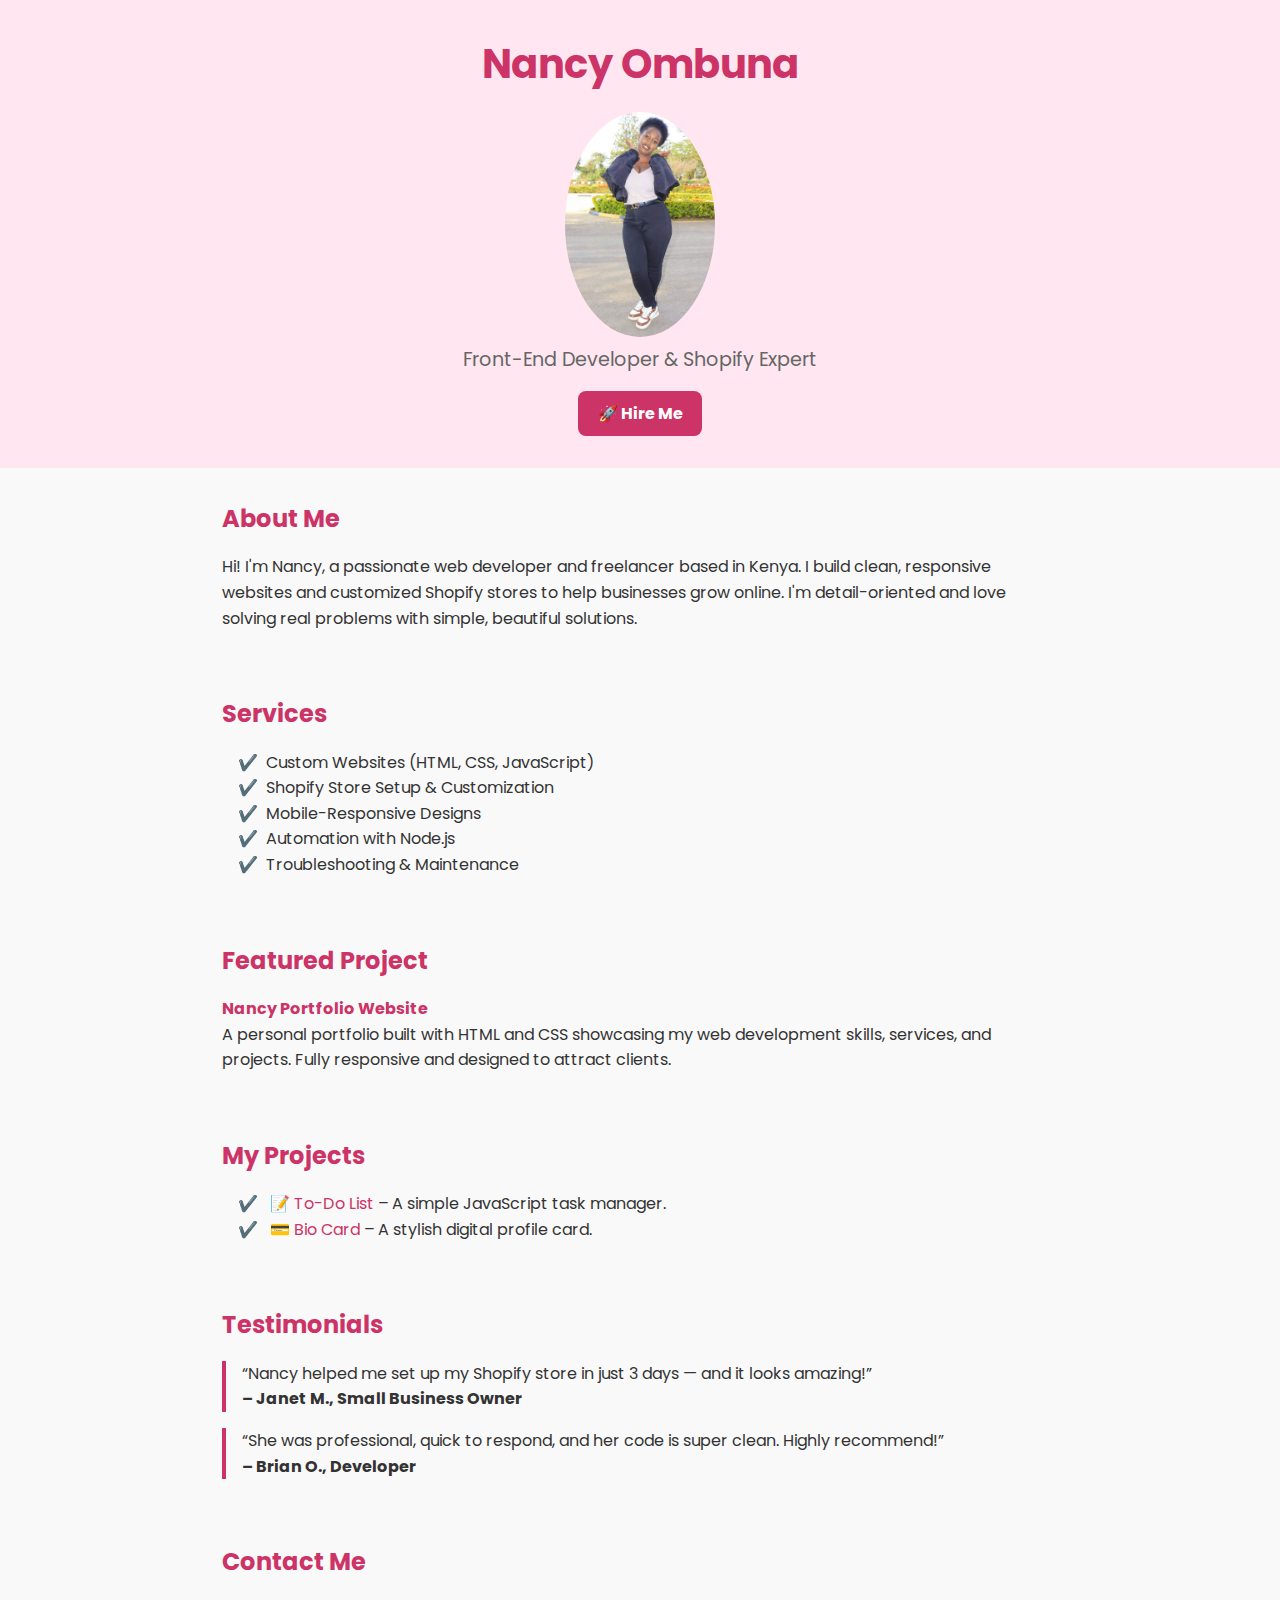
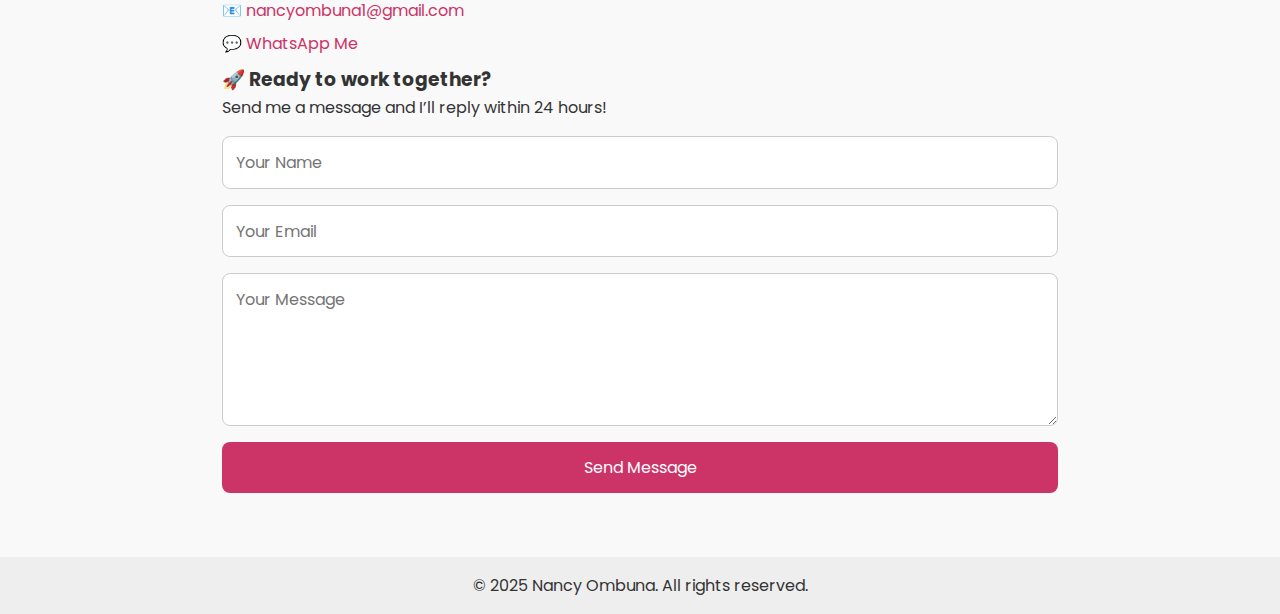
<file: index.html>
<!DOCTYPE html>
<html lang="en">
<head>
  <meta charset="UTF-8" />
  <meta name="viewport" content="width=device-width, initial-scale=1.0" />
  <title>Nancy Ombuna | Web Developer</title>
  <link href="https://fonts.googleapis.com/css2?family=Poppins:wght@300;600&display=swap" rel="stylesheet">
  <style>
    * {
      margin: 0;
      padding: 0;
      box-sizing: border-box;
      font-family: 'Poppins', sans-serif;
    }
    body {
      background-color: #f9f9f9;
      color: #333;
      line-height: 1.6;
    }
    header {
      background-color: #ffe6f0;
      padding: 2rem;
      text-align: center;
    }
    header h1 {
      font-size: 2.5rem;
      color: #cc3366;
    }
    header p {
      font-size: 1.2rem;
      color: #666;
    }
    section {
      padding: 2rem;
      max-width: 900px;
      margin: auto;
    }
    h2 {
      color: #cc3366;
      margin-bottom: 1rem;
    }
    ul {
      list-style: none;
      padding-left: 1rem;
    }
    ul li::before {
      content: '✔️';
      margin-right: 0.5rem;
    }
    a {
      color: #cc3366;
      text-decoration: none;
    }
    footer {
      background-color: #eee;
      text-align: center;
      padding: 1rem;
      margin-top: 2rem;
    }
    .contact a {
      display: block;
      margin: 0.5rem 0;
    }
    form {
      margin-top: 1rem;
      display: flex;
      flex-direction: column;
      gap: 1rem;
    }
    input, textarea {
      padding: 0.8rem;
      border-radius: 8px;
      border: 1px solid #ccc;
      font-size: 1rem;
    }
    button {
      background-color: #cc3366;
      color: white;
      border: none;
      padding: 0.8rem;
      border-radius: 8px;
      cursor: pointer;
      font-size: 1rem;
    }
    button:hover {
      background-color: #b32d59;
    }
    @media (max-width: 600px) {
      header h1 {
        font-size: 2rem;
      }
    }
  </style>
</head>
<body>
  <header>
    <h1>Nancy Ombuna</h1>
    <img src="FB_IMG_1722644843623.jpg" alt="Nancy Ombuna" width="150" style="border-radius: 50%; margin-top: 1rem;">
    <p>Front-End Developer & Shopify Expert</p>
    <a href="#contact" style="
  display: inline-block;
  margin-top: 1rem;
  padding: 0.6rem 1.2rem;
  background-color: #cc3366;
  color: white;
  border-radius: 8px;
  text-decoration: none;
  font-weight: bold;
">
  🚀 Hire Me
</a>

  </header>

  <section>
    <h2>About Me</h2>
    <p>
      Hi! I'm Nancy, a passionate web developer and freelancer based in Kenya. I build clean, responsive websites and customized Shopify stores to help businesses grow online. I'm detail-oriented and love solving real problems with simple, beautiful solutions.
    </p>
  </section>

  <section>
    <h2>Services</h2>
    <ul>
      <li>Custom Websites (HTML, CSS, JavaScript)</li>
      <li>Shopify Store Setup & Customization</li>
      <li>Mobile-Responsive Designs</li>
      <li>Automation with Node.js</li>
      <li>Troubleshooting & Maintenance</li>
    </ul>
  </section>

  <section>
    <h2>Featured Project</h2>
    <p>
      <strong><a href="https://fancyge16.github.io/nancy-portfolio-site/" target="_blank">Nancy Portfolio Website</a></strong><br />
      A personal portfolio built with HTML and CSS showcasing my web development skills, services, and projects. Fully responsive and designed to attract clients.
    </p>
  </section>

  <section>
    <h2>My Projects</h2>
    <ul>
      <li>
        <a href="todo.html" target="_blank">📝 To-Do List</a> – A simple JavaScript task manager.
      </li>
      <li>
        <a href="bio-card.html" target="_blank">💳 Bio Card</a> – A stylish digital profile card.
      </li>
    </ul>
  </section>
  <section>
  <h2>Testimonials</h2>
  <blockquote style="border-left: 4px solid #cc3366; padding-left: 1rem; margin-bottom: 1rem;">
    “Nancy helped me set up my Shopify store in just 3 days — and it looks amazing!”  
    <br><strong>– Janet M., Small Business Owner</strong>
  </blockquote>

  <blockquote style="border-left: 4px solid #cc3366; padding-left: 1rem;">
    “She was professional, quick to respond, and her code is super clean. Highly recommend!”  
    <br><strong>– Brian O., Developer</strong>
  </blockquote>
</section>


  <section class="contact">
    <h2>Contact Me</h2>
    <a href="mailto:nancyombuna1@gmail.com">📧 nancyombuna1@gmail.com</a>
  
    <a href="https://wa.me/254741851656" target="_blank">💬 WhatsApp Me</a>
<h3>🚀 Ready to work together?</h3>
<p>Send me a message and I’ll reply within 24 hours!</p>

    <form action="https://formspree.io/f/mjkraoer" method="POST">
      <input type="text" name="name" placeholder="Your Name" required />
      <input type="email" name="email" placeholder="Your Email" required />
      <textarea name="message" rows="5" placeholder="Your Message" required></textarea>
      <button type="submit">Send Message</button>
    </form>
  </section>

  <footer>
    <p>&copy; 2025 Nancy Ombuna. All rights reserved.</p>
  </footer>
</body>
</html>
</file>
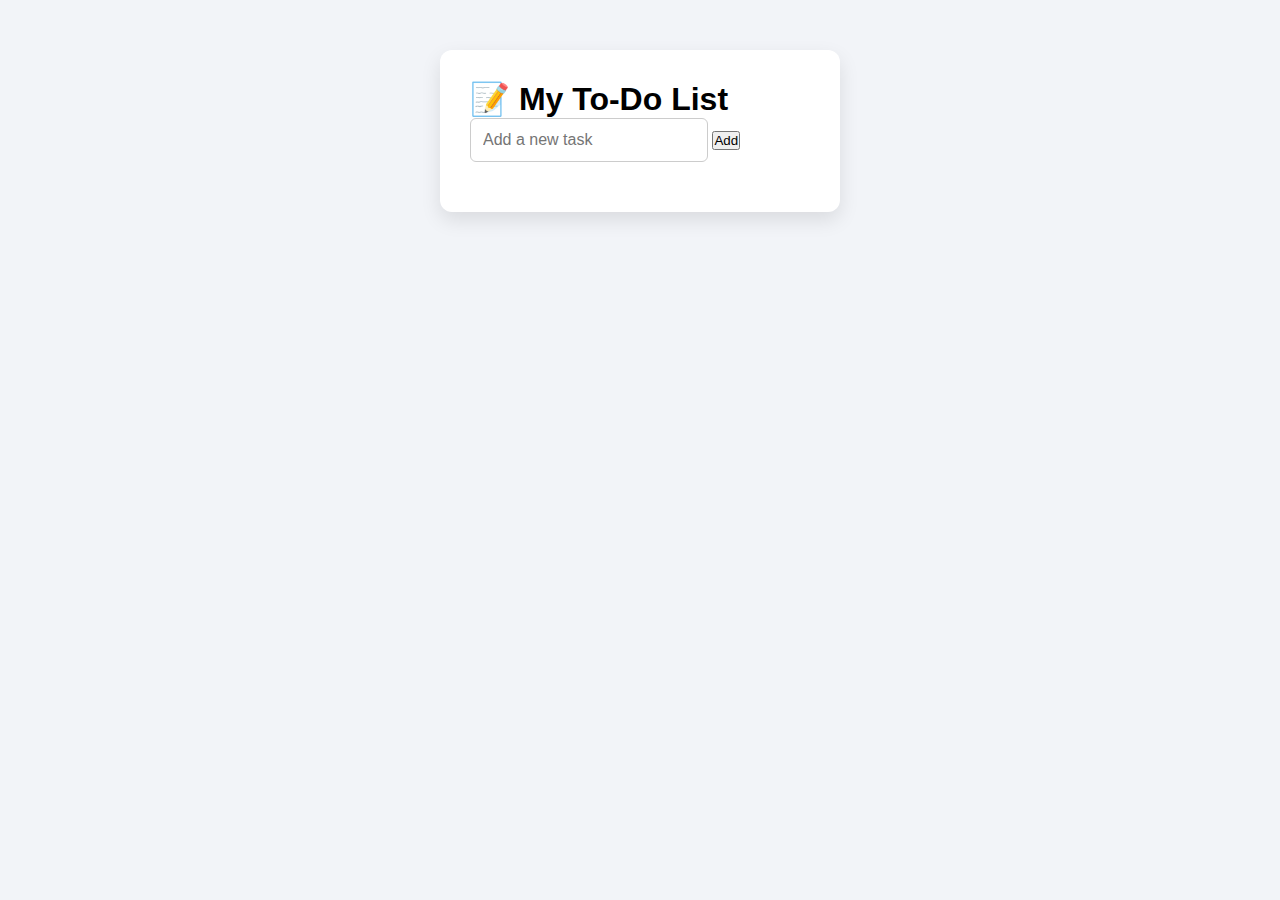
<file: todo.html>
<!DOCTYPE html>
<html lang="en">
<head>
  <meta charset="UTF-8" />
  <meta name="viewport" content="width=device-width, initial-scale=1.0"/>
  <title>To-Do List</title>
  <link rel="stylesheet" href="todo.css" />
</head>
<body>
  <div class="todo-container">
    <h1>📝 My To-Do List</h1>
    <div class="input-section">
      <input type="text" id="taskInput" placeholder="Add a new task" />
      <button onclick="addTask()">Add</button>
    </div>
    <ul id="taskList"></ul>
  </div>

  <script src="todo.js"></script>
</body>
</html>
</file>
<file: todo.css>
* {
  margin: 0;
  padding: 0;
  box-sizing: border-box;
}

body {
  font-family: 'Segoe UI', Tahoma, Geneva, Verdana, sans-serif;
  background: #f2f4f8;
  display: flex;
  justify-content: center;
  align-items: flex-start;
  padding: 50px 20px;
  min-height: 100vh;
}
.todo-container {
  background: #ffffff;
  padding: 30px;
  border-radius: 12px;
  box-shadow: 0 8px 20px rgba(0, 0, 0, 0.1);
  width: 100%;
  max-width: 400px;
}

.todo-container h2 {
  margin-bottom: 20px;
  color: #3a3d98;
  text-align: center;
}

#taskInput {
  padding: 12px;
  width: 70%;
  border: 1px solid #ccc;
  border-radius: 6px;
  font-size: 1rem;
}

#addTaskBtn {
  padding: 12px;
  margin-left: 10px;
  background: #3a3d98;
  color: white;
  border: none;
  border-radius: 6px;
  cursor: pointer;
  font-weight: bold;
  transition: background 0.3s ease;
}

#addTaskBtn:hover {
  background: #2e317e;
}


ul#taskList {
  margin-top: 20px;
  list-style: none;
}

ul#taskList li {
  background: #0675cf;
  padding: 12px;
  margin-bottom: 10px;
  border-radius: 6px;
  display: flex;
  justify-content: space-between;
  align-items: center;
}

ul#taskList li.completed {
  text-decoration: line-through;
  color: #999;
  background: #e6e6e6;
}

ul#taskList li button {
  background: transparent;
  border: none;
  color: #ff4d4d;
  font-size: 1.1rem;
  cursor: pointer;
  transition: color 0.3s;
}

ul#taskList li button:hover {
  color: #cc0000;
}
</file>
